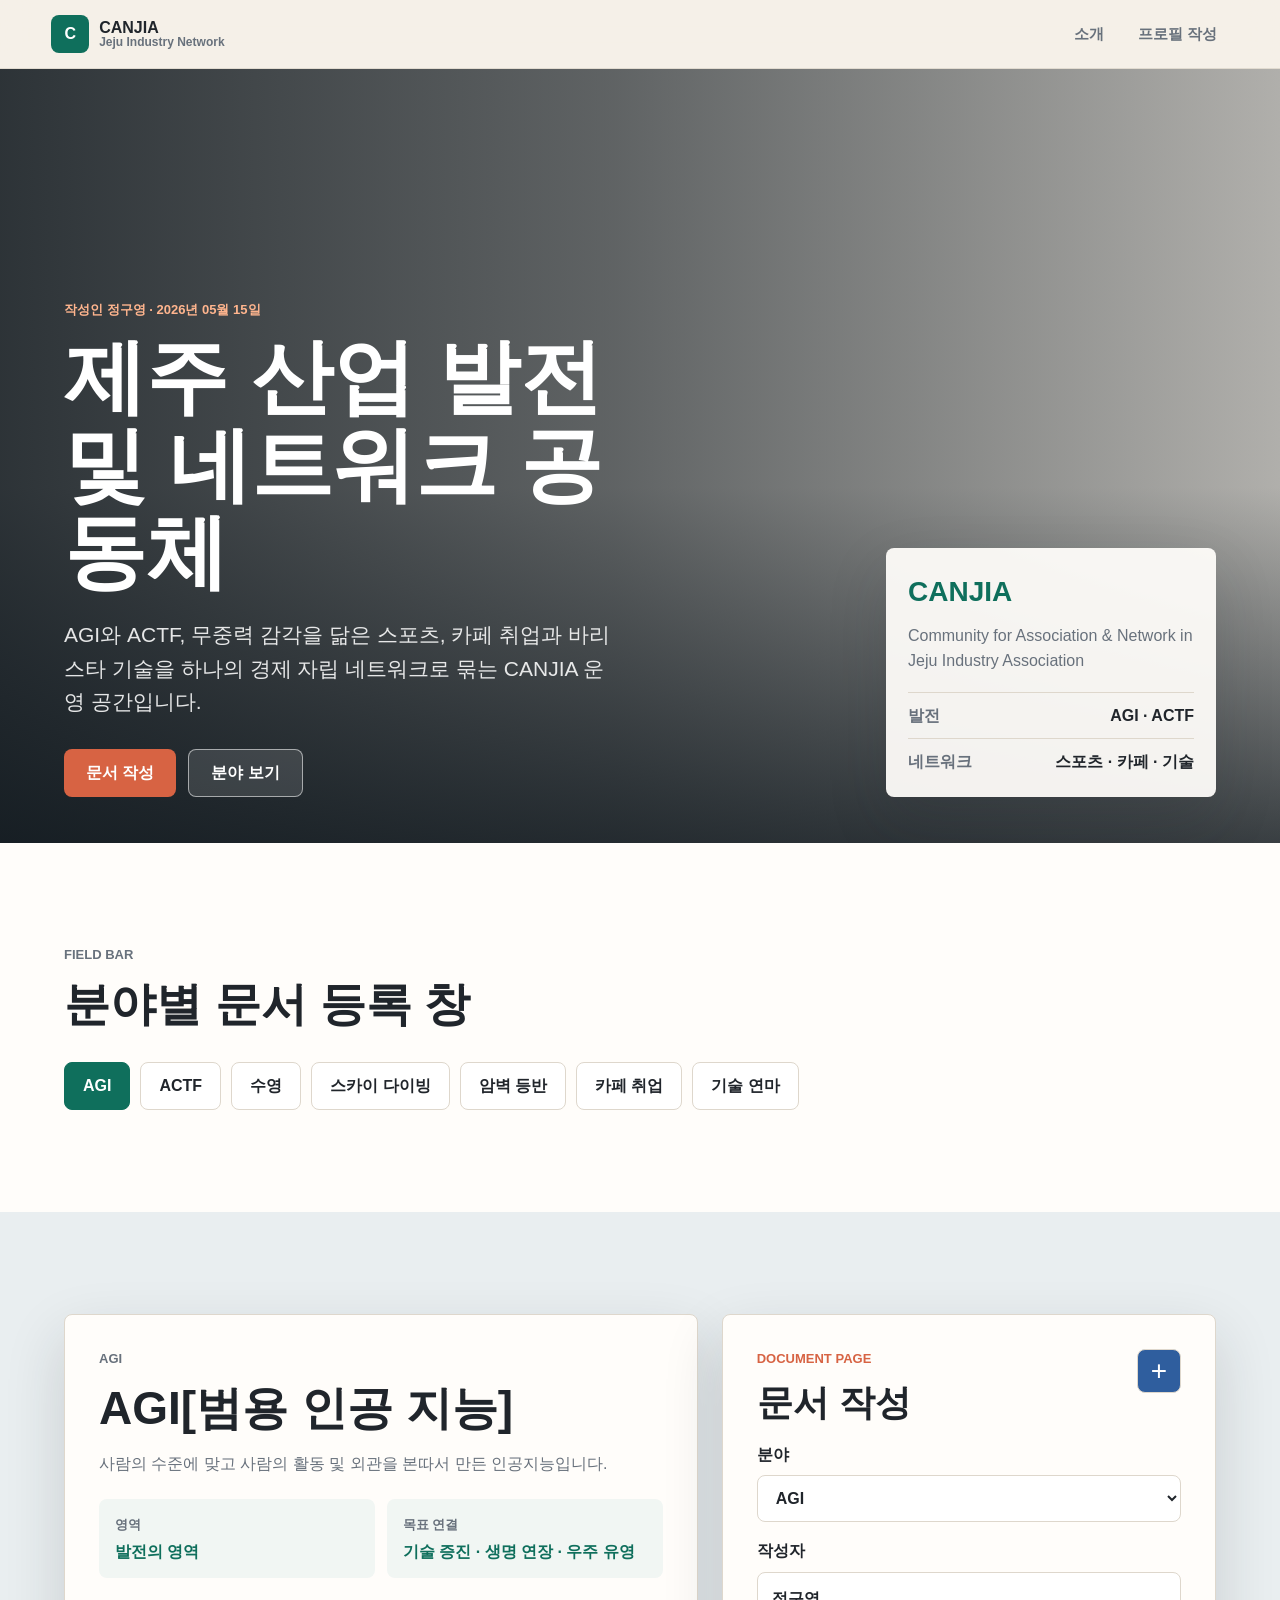
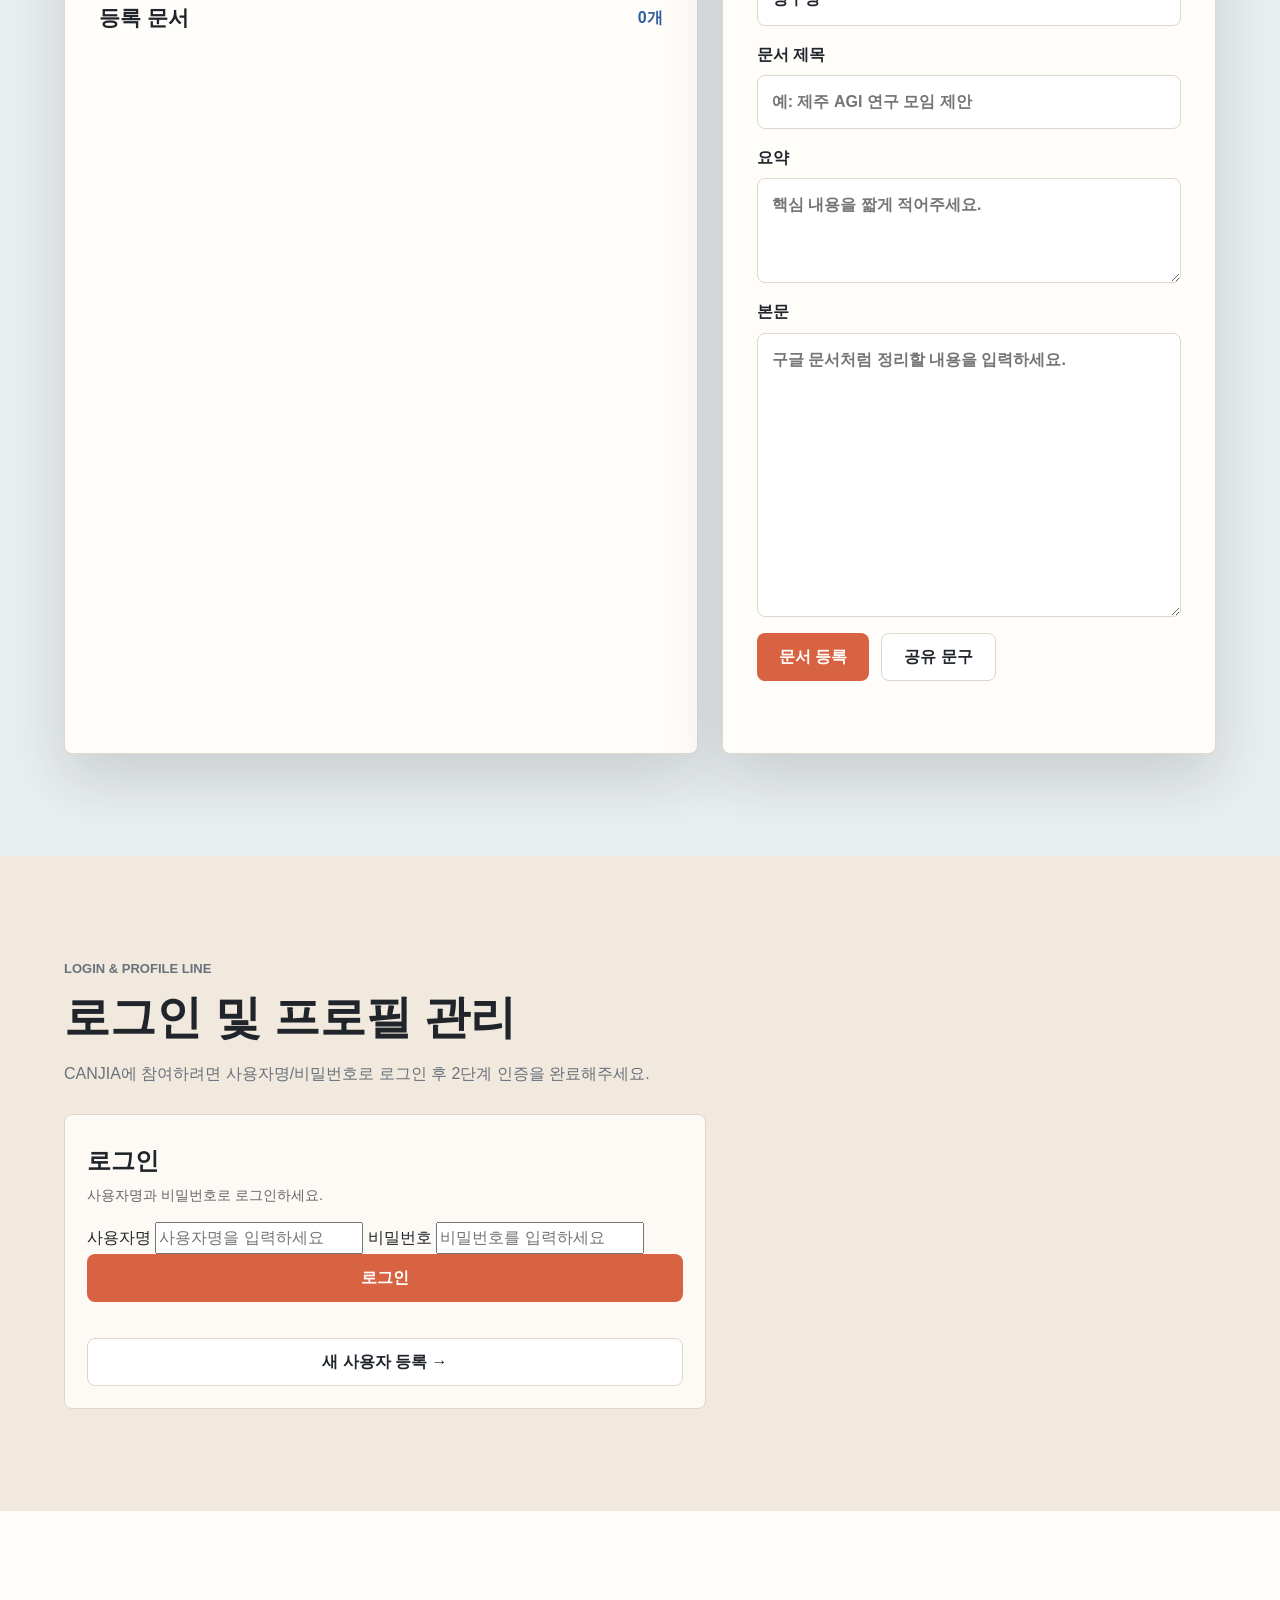
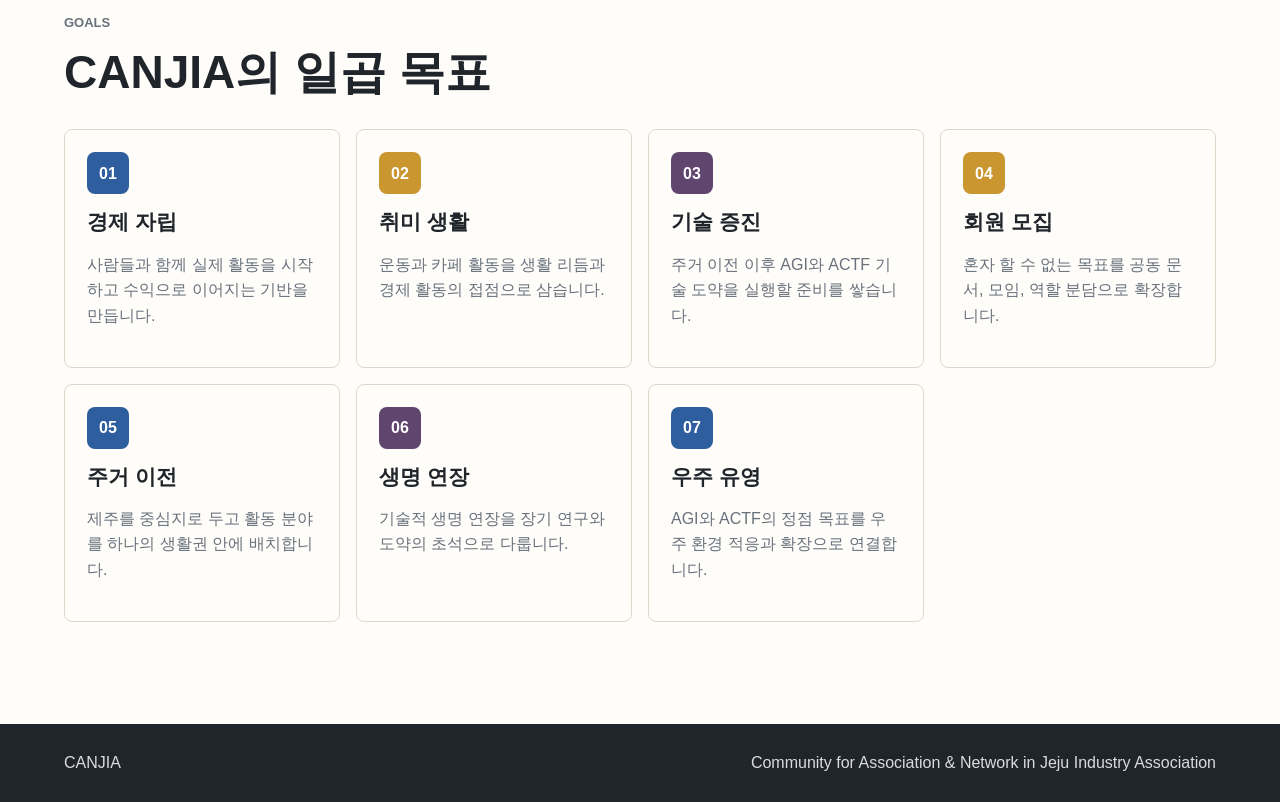
<file: index.html>
<!DOCTYPE html>
<html lang="ko">
<head>
  <meta charset="UTF-8">
  <meta name="viewport" content="width=device-width, initial-scale=1.0">
  <title>CANJIA | 제주 산업 발전 및 네트워크 공동체</title>
  <link rel="preconnect" href="https://images.unsplash.com">
  <link rel="stylesheet" href="styles.css">
  <script src="script.js" defer></script>
</head>
<body>
  <header class="site-header">
    <a class="brand" href="#top" aria-label="CANJIA 홈">
      <span class="brand-mark">C</span>
      <span class="brand-text">
        <strong>CANJIA</strong>
        <small>Jeju Industry Network</small>
      </span>
    </a>
    <nav class="nav" aria-label="주요 메뉴">
      <a href="#about">소개</a>
      <a href="#profile">프로필 작성</a>
    </nav>
  </header>

  <main id="top">
    <section id="about" class="hero" aria-labelledby="hero-title">
      <div class="hero-media" aria-hidden="true"></div>
      <div class="hero-overlay"></div>
      <div class="hero-content">
        <p class="eyebrow">작성인 정구영 · 2026년 05월 15일</p>
        <h1 id="hero-title">제주 산업 발전 및 네트워크 공동체</h1>
        <p class="hero-copy">
          AGI와 ACTF, 무중력 감각을 닮은 스포츠, 카페 취업과 바리스타 기술을 하나의 경제 자립 네트워크로 묶는 CANJIA 운영 공간입니다.
        </p>
        <div class="hero-actions">
          <a class="button primary" href="#documents">문서 작성</a>
          <a class="button secondary" href="#fields">분야 보기</a>
        </div>
      </div>
      <aside class="hero-panel" aria-label="CANJIA 정의">
        <strong>CANJIA</strong>
        <p>Community for Association &amp; Network in Jeju Industry Association</p>
        <dl>
          <div>
            <dt>발전</dt>
            <dd>AGI · ACTF</dd>
          </div>
          <div>
            <dt>네트워크</dt>
            <dd>스포츠 · 카페 · 기술</dd>
          </div>
        </dl>
      </aside>
    </section>

    <section id="fields" class="field-band band" aria-labelledby="fields-title">
      <div class="section-head">
        <p class="eyebrow">Field Bar</p>
        <h2 id="fields-title">분야별 문서 등록 창</h2>
      </div>
      <div class="field-tabs" role="tablist" aria-label="CANJIA 분야">
        <button class="field-tab active" type="button" data-field-target="agi">AGI</button>
        <button class="field-tab" type="button" data-field-target="actf">ACTF</button>
        <button class="field-tab" type="button" data-field-target="swimming">수영</button>
        <button class="field-tab" type="button" data-field-target="skydiving">스카이 다이빙</button>
        <button class="field-tab" type="button" data-field-target="climbing">암벽 등반</button>
        <button class="field-tab" type="button" data-field-target="cafe">카페 취업</button>
        <button class="field-tab" type="button" data-field-target="barista">기술 연마</button>
      </div>
    </section>

    <section id="documents" class="workspace" aria-labelledby="workspace-title">
      <div class="workspace-panel">
        <div class="section-head compact">
          <p id="selected-kicker" class="eyebrow">AGI</p>
          <h2 id="workspace-title">AGI[범용 인공 지능]</h2>
          <p id="selected-description">
            사람의 수준에 맞고 사람의 활동 및 외관을 본따서 만든 인공지능입니다.
          </p>
        </div>
        <div class="field-meta-grid" aria-label="선택 분야 정보">
          <article>
            <span>영역</span>
            <strong id="selected-domain">발전의 영역</strong>
          </article>
          <article>
            <span>목표 연결</span>
            <strong id="selected-goal">기술 증진 · 생명 연장 · 우주 유영</strong>
          </article>
        </div>
        <div class="doc-toolbar">
          <h3>등록 문서</h3>
          <span id="doc-count">0개</span>
        </div>
        <div id="doc-list" class="doc-list" aria-live="polite"></div>
      </div>

      <form id="doc-form" class="doc-editor">
        <div class="editor-top">
          <div>
            <p class="eyebrow">Document Page</p>
            <h2>문서 작성</h2>
          </div>
          <button id="new-doc" class="icon-button" type="button" aria-label="새 문서">+</button>
        </div>
        <label>
          분야
          <select id="doc-field" name="field" required>
            <option value="agi">AGI</option>
            <option value="actf">ACTF</option>
            <option value="swimming">수영</option>
            <option value="skydiving">스카이 다이빙</option>
            <option value="climbing">암벽 등반</option>
            <option value="cafe">카페 취업</option>
            <option value="barista">기술 연마</option>
          </select>
        </label>
        <label>
          작성자
          <input id="doc-author" name="author" type="text" value="정구영" required>
        </label>
        <label>
          문서 제목
          <input id="doc-title" name="title" type="text" placeholder="예: 제주 AGI 연구 모임 제안" required>
        </label>
        <label>
          요약
          <textarea id="doc-summary" name="summary" rows="3" placeholder="핵심 내용을 짧게 적어주세요."></textarea>
        </label>
        <label>
          본문
          <textarea id="doc-body" name="body" rows="10" placeholder="구글 문서처럼 정리할 내용을 입력하세요."></textarea>
        </label>
        <div class="editor-actions">
          <button class="button primary" type="submit">문서 등록</button>
          <button id="share-doc" class="button neutral" type="button">공유 문구</button>
        </div>
        <p id="doc-note" class="doc-note" role="status" aria-live="polite"></p>
      </form>
    </section>

    <section id="profile" class="profile band" aria-labelledby="profile-title">
      <div class="profile-copy">
        <p class="eyebrow">Login &amp; Profile Line</p>
        <h2 id="profile-title">로그인 및 프로필 관리</h2>
        <p>
          CANJIA에 참여하려면 사용자명/비밀번호로 로그인 후 2단계 인증을 완료해주세요.
        </p>

        <!-- 인증 박스 -->
        <div id="login-section" class="auth-box">

          <!-- 1단계 로그인 섹션 -->
          <div id="signin-section">
            <h3>로그인</h3>
            <p style="font-size: 0.9em; color: #666; margin-bottom: 1em;">
              사용자명과 비밀번호로 로그인하세요.
            </p>
            <form id="login-form" class="simple-form">
              <label>
                사용자명
                <input type="text" id="login-username" name="username" placeholder="사용자명을 입력하세요" required>
              </label>
              <label>
                비밀번호
                <input type="password" id="login-password" name="password" placeholder="비밀번호를 입력하세요" required>
              </label>
              <button type="submit" class="button primary" style="width: 100%;">로그인</button>
              <p id="login-message" class="form-note" role="status" aria-live="polite"></p>
            </form>
            <button id="show-register-btn" class="button neutral" style="margin-top: 12px; width: 100%;">새 사용자 등록 →</button>
          </div>

          <!-- 사용자 등록 섹션 -->
          <div id="register-section" style="display: none;">
            <h3>회원 가입</h3>
            <p style="font-size: 0.9em; color: #666; margin-bottom: 1em;">
              사용자명과 비밀번호를 설정하고 Authenticator 앱을 연결하세요.
            </p>
            <form id="register-form" class="simple-form">
              <label>
                사용자명
                <input type="text" id="register-username" name="username" placeholder="사용자명을 입력하세요" required>
              </label>
              <label>
                비밀번호
                <input type="password" id="register-password" name="password" placeholder="비밀번호 (최소 6자)" minlength="6" required>
              </label>
              <button type="submit" class="button primary" style="width: 100%;">등록하기</button>
              <p id="register-message" class="form-note" role="status" aria-live="polite"></p>
            </form>

            <!-- QR 코드 표시 영역 -->
            <div id="qr-section" style="display: none; margin-top: 1em; text-align: center;">
              <p style="font-size: 0.9em; color: #27ae60; font-weight: bold; margin-bottom: 0.5em;">
                ✅ 등록 완료! 아래 QR 코드를 Authenticator 앱으로 스캔하세요.
              </p>
              <img id="qr-code" style="max-width: 200px; margin: 10px auto; display: block;" alt="QR Code">
              <p style="font-size: 0.8em; color: #999; margin-top: 10px;">
                또는 수동으로 비밀키를 입력하세요:
              </p>
              <code id="secret-key" style="display: block; background: #f5f5f5; padding: 8px; border-radius: 4px; margin: 10px auto; max-width: 240px; word-break: break-all; font-size: 13px;"></code>
              <button id="show-login-btn" class="button primary" style="margin-top: 14px; width: 100%;">로그인 화면으로 이동 →</button>
            </div>

            <button id="back-to-login-btn" class="button neutral" style="margin-top: 10px; width: 100%;">← 로그인으로 돌아가기</button>
          </div>

          <!-- 2단계 인증 섹션 -->
          <div id="twofa-section" style="display: none;">
            <h3>2단계 인증</h3>
            <p style="font-size: 0.9em; color: #666; margin-bottom: 1em;">
              Authenticator 앱에서 생성된 6자리 코드를 입력하세요.
            </p>
            <form id="twofa-form" class="simple-form">
              <label>
                인증 코드
                <input type="text" id="totp-code" name="code" placeholder="6자리 인증 코드" maxlength="6" pattern="[0-9]{6}" required>
              </label>
              <button type="submit" class="button primary" style="width: 100%;">인증</button>
              <p id="twofa-message" class="form-note" role="status" aria-live="polite"></p>
            </form>
            <button id="cancel-login-btn" class="button neutral" style="margin-top: 10px; width: 100%;">← 취소</button>
          </div>
        </div>

        <!-- 로그인 후 프로필 섹션 -->
        <div id="profile-info" class="auth-box" style="display: none;">
          <p id="user-greeting" style="text-align: center; font-size: 1.1em; margin-bottom: 1em;">
            <strong id="current-user"></strong>님, 로그인되었습니다.
          </p>
          <button id="logout-button" class="button neutral" type="button" style="display: block; margin: 0 auto; width: 100%;">로그아웃</button>
        </div>
      </div>

      <form class="join-form" id="profile-form" style="display: none;">
        <div class="form-header">
          <h3>프로필 작성</h3>
          <p>아래 정보를 입력하고 CANJIA 커뮤니티에 참여하세요.</p>
        </div>
        <label>
          이름
          <input type="text" name="name" placeholder="정구영" required>
        </label>
        <label>
          관심 분야
          <select name="interest" required>
            <option value="">선택하기</option>
            <option>AGI</option>
            <option>ACTF</option>
            <option>수영</option>
            <option>스카이 다이빙</option>
            <option>암벽 등반</option>
            <option>카페 취업</option>
            <option>기술 연마</option>
          </select>
        </label>
        <label>
          제주 활동 계획
          <textarea name="message" rows="5" placeholder="경제 자립, 취미 생활, 주거 이전, 회원 모집 계획을 적어주세요."></textarea>
        </label>
        <button type="submit" class="button primary">프로필 저장</button>
        <p class="form-note" role="status" aria-live="polite"></p>
      </form>
    </section>

    <section class="goals" aria-labelledby="goals-title">
      <div class="section-head">
        <p class="eyebrow">Goals</p>
        <h2 id="goals-title">CANJIA의 일곱 목표</h2>
      </div>
      <div class="goal-grid">
        <article>
          <span>01</span>
          <h3>경제 자립</h3>
          <p>사람들과 함께 실제 활동을 시작하고 수익으로 이어지는 기반을 만듭니다.</p>
        </article>
        <article>
          <span>02</span>
          <h3>취미 생활</h3>
          <p>운동과 카페 활동을 생활 리듬과 경제 활동의 접점으로 삼습니다.</p>
        </article>
        <article>
          <span>03</span>
          <h3>기술 증진</h3>
          <p>주거 이전 이후 AGI와 ACTF 기술 도약을 실행할 준비를 쌓습니다.</p>
        </article>
        <article>
          <span>04</span>
          <h3>회원 모집</h3>
          <p>혼자 할 수 없는 목표를 공동 문서, 모임, 역할 분담으로 확장합니다.</p>
        </article>
        <article>
          <span>05</span>
          <h3>주거 이전</h3>
          <p>제주를 중심지로 두고 활동 분야를 하나의 생활권 안에 배치합니다.</p>
        </article>
        <article>
          <span>06</span>
          <h3>생명 연장</h3>
          <p>기술적 생명 연장을 장기 연구와 도약의 초석으로 다룹니다.</p>
        </article>
        <article>
          <span>07</span>
          <h3>우주 유영</h3>
          <p>AGI와 ACTF의 정점 목표를 우주 환경 적응과 확장으로 연결합니다.</p>
        </article>
      </div>
    </section>
  </main>

  <footer class="site-footer">
    <span>CANJIA</span>
    <span>Community for Association &amp; Network in Jeju Industry Association</span>
  </footer>
</body>
</html>
</file>
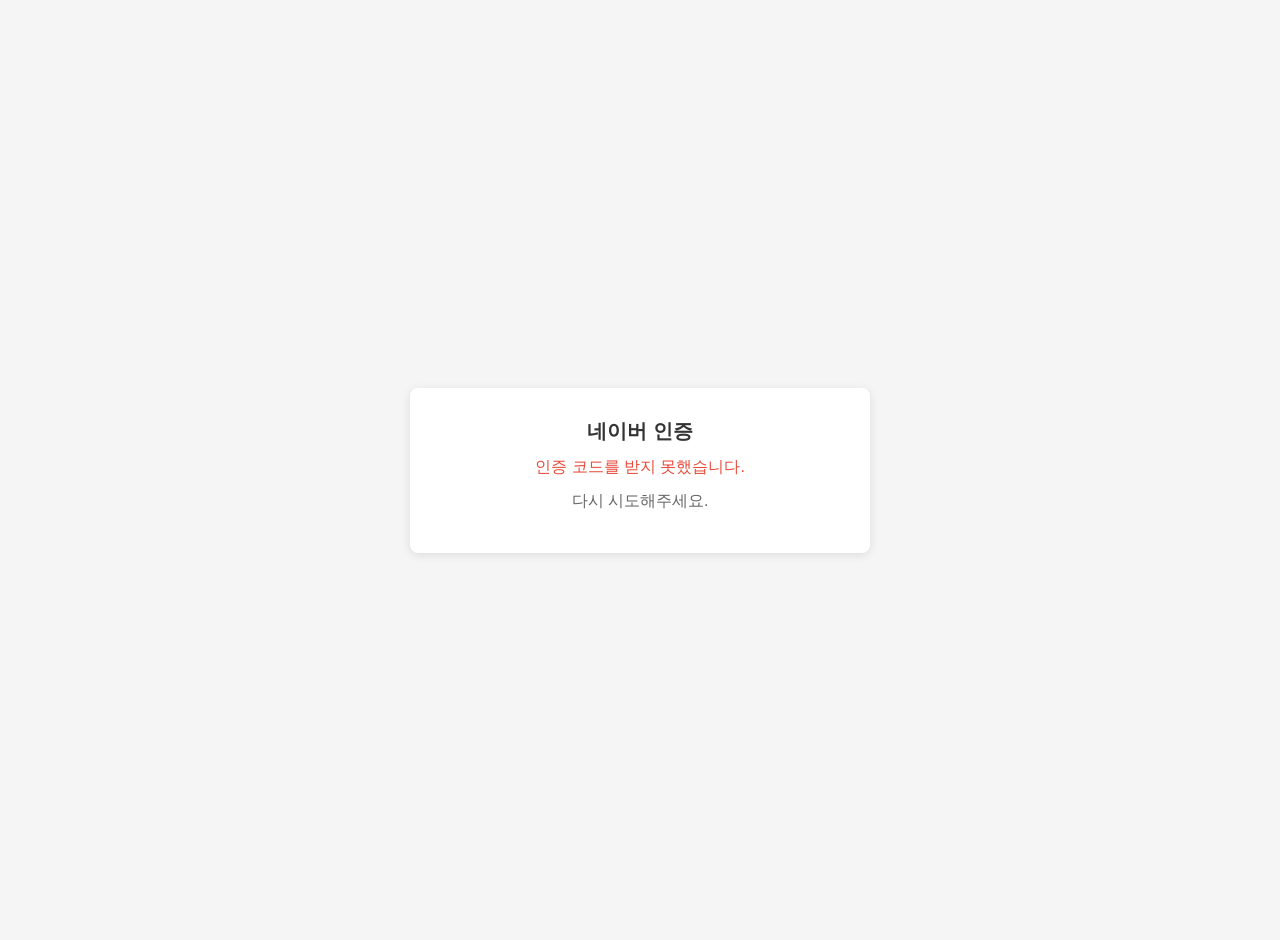
<file: naver-callback.html>
<!DOCTYPE html>
<html>
<head>
    <meta charset="utf-8">
    <title>Naver Callback</title>
    <style>
        body {
            font-family: -apple-system, BlinkMacSystemFont, 'Segoe UI', Roboto, sans-serif;
            display: flex;
            flex-direction: column;
            align-items: center;
            justify-content: center;
            min-height: 100vh;
            margin: 0;
            padding: 20px;
            background: #f5f5f5;
        }
        .container {
            background: white;
            padding: 30px;
            border-radius: 8px;
            box-shadow: 0 2px 10px rgba(0,0,0,0.1);
            max-width: 400px;
            width: 100%;
            text-align: center;
        }
        h1 {
            margin: 0 0 10px 0;
            font-size: 20px;
            color: #333;
        }
        p {
            margin: 10px 0;
            color: #666;
            line-height: 1.5;
        }
        .code-box {
            background: #f8f9fa;
            border: 2px solid #03C75A;
            border-radius: 4px;
            padding: 15px;
            margin: 15px 0;
            font-family: 'Courier New', monospace;
            font-size: 16px;
            font-weight: bold;
            color: #333;
            word-break: break-all;
        }
        .copy-btn {
            background: #03C75A;
            color: white;
            border: none;
            padding: 10px 20px;
            border-radius: 4px;
            cursor: pointer;
            font-size: 14px;
            margin-top: 10px;
        }
        .copy-btn:hover {
            background: #02a34a;
        }
        .error {
            color: #e74c3c;
        }
        .success {
            color: #27ae60;
        }
    </style>
</head>
<body>
    <div class="container">
        <h1>네이버 인증</h1>
        <div id="status">
            <p>인증 처리 중...</p>
        </div>
    </div>
    <script>
        // Extract authorization code from URL query parameters
        const urlParams = new URLSearchParams(window.location.search);
        const code = urlParams.get('code');
        const error = urlParams.get('error');
        const errorDescription = urlParams.get('error_description');
        const state = urlParams.get('state');
        
        const statusDiv = document.getElementById('status');
        
        if (error) {
            // Auth failed
            statusDiv.innerHTML = `
                <p class="error">인증 실패</p>
                <p>${errorDescription || error}</p>
            `;
            if (window.opener) {
                window.opener.postMessage({
                    type: 'NAVER_LOGIN_ERROR',
                    error: error,
                    error_description: errorDescription
                }, window.location.origin);
            }
            setTimeout(() => window.close(), 3000);
        } else if (code) {
            // Authorization Code Flow: Show the code to user
            statusDiv.innerHTML = `
                <p class="success">인증 코드가 생성되었습니다!</p>
                <p>아래 코드를 복사해서 원래 창의 인증 코드 입력란에 붙여넣으세요.</p>
                <div class="code-box" id="auth-code">${code}</div>
                <button class="copy-btn" onclick="copyCode()">코드 복사</button>
                <p style="font-size: 12px; margin-top: 15px;">이 창은 닫으셔도 됩니다.</p>
            `;
            
            // Also send to opener if it's listening (for future use)
            if (window.opener) {
                window.opener.postMessage({
                    type: 'NAVER_AUTH_CODE',
                    code: code,
                    state: state
                }, window.location.origin);
            }
        } else {
            statusDiv.innerHTML = `
                <p class="error">인증 코드를 받지 못했습니다.</p>
                <p>다시 시도해주세요.</p>
            `;
            if (window.opener) {
                window.opener.postMessage({
                    type: 'NAVER_LOGIN_ERROR',
                    error: 'No authorization code received'
                }, window.location.origin);
            }
            setTimeout(() => window.close(), 3000);
        }
        
        function copyCode() {
            const codeText = document.getElementById('auth-code').textContent;
            navigator.clipboard.writeText(codeText).then(() => {
                const btn = document.querySelector('.copy-btn');
                btn.textContent = '복사 완료!';
                setTimeout(() => {
                    btn.textContent = '코드 복사';
                }, 2000);
            }).catch(err => {
                alert('복사 실패: 수동으로 복사해주세요.');
            });
        }
    </script>
</body>
</html>
</file>
<file: styles.css>
:root {
  --ink: #20252b;
  --muted: #68717c;
  --paper: #f5f0e8;
  --surface: #fffdfa;
  --line: #ded7cc;
  --green: #0f6f5c;
  --blue: #2f5e9e;
  --coral: #d76343;
  --gold: #c9962f;
  --plum: #60456f;
  --naver: #03a94d;
  --shadow: 0 24px 60px rgba(32, 37, 43, 0.16);
}

* {
  box-sizing: border-box;
}

html {
  scroll-behavior: smooth;
}

body {
  margin: 0;
  color: var(--ink);
  font-family: "Segoe UI", "Pretendard", "Apple SD Gothic Neo", Arial, sans-serif;
  background: var(--paper);
  line-height: 1.6;
}

a,
button,
input,
select,
textarea {
  font: inherit;
}

a {
  color: inherit;
  text-decoration: none;
}

button {
  cursor: pointer;
}

.site-header {
  position: sticky;
  top: 0;
  z-index: 20;
  display: flex;
  align-items: center;
  justify-content: space-between;
  gap: 24px;
  padding: 14px clamp(18px, 4vw, 56px);
  background: rgba(245, 240, 232, 0.92);
  border-bottom: 1px solid rgba(222, 215, 204, 0.85);
  backdrop-filter: blur(16px);
}

.brand,
.nav {
  display: flex;
  align-items: center;
}

.brand {
  gap: 10px;
  min-width: max-content;
  font-weight: 900;
}

.brand-mark {
  display: grid;
  width: 38px;
  height: 38px;
  place-items: center;
  color: white;
  background: var(--green);
  border-radius: 8px;
  font-weight: 900;
}

.brand-text {
  display: grid;
  line-height: 1.1;
}

.brand-text small {
  color: var(--muted);
  font-size: 12px;
  font-weight: 800;
}

.nav {
  flex-wrap: wrap;
  justify-content: flex-end;
  gap: 10px;
  color: var(--muted);
  font-size: 15px;
  font-weight: 800;
}

.nav a,
.nav-auth {
  min-height: 38px;
  padding: 8px 12px;
  border-radius: 8px;
}

.nav a:hover {
  color: var(--green);
}

.nav-auth {
  border: 1px solid var(--line);
  color: var(--ink);
  background: rgba(255, 253, 250, 0.72);
  font-weight: 900;
}

.nav-auth:hover {
  border-color: rgba(15, 111, 92, 0.45);
}

.hero {
  position: relative;
  min-height: 86vh;
  display: grid;
  align-items: end;
  padding: clamp(96px, 14vw, 150px) clamp(20px, 5vw, 72px) 46px;
  overflow: hidden;
  color: white;
}

.hero-media,
.hero-overlay {
  position: absolute;
  inset: 0;
}

.hero-media {
  background-image: url("https://images.unsplash.com/photo-1500530855697-b586d89ba3ee?auto=format&fit=crop&w=1800&q=86");
  background-position: center;
  background-size: cover;
  transform: scale(1.02);
}

.hero-overlay {
  background:
    linear-gradient(90deg, rgba(15, 23, 29, 0.86) 0%, rgba(15, 23, 29, 0.62) 48%, rgba(15, 23, 29, 0.24) 100%),
    linear-gradient(0deg, rgba(15, 23, 29, 0.76), rgba(15, 23, 29, 0.08) 46%);
}

.hero-content {
  position: relative;
  z-index: 1;
  width: min(780px, 100%);
  padding-right: min(18vw, 280px);
}

.eyebrow {
  margin: 0 0 12px;
  color: var(--coral);
  font-size: 13px;
  font-weight: 900;
  letter-spacing: 0;
  text-transform: uppercase;
}

.hero .eyebrow {
  color: #ffb58e;
}

h1,
h2,
h3,
p {
  overflow-wrap: break-word;
}

h1 {
  max-width: 780px;
  margin: 0;
  font-size: clamp(40px, 7vw, 82px);
  line-height: 1.07;
  letter-spacing: 0;
}

h2 {
  margin: 0;
  font-size: clamp(27px, 4vw, 46px);
  line-height: 1.16;
  letter-spacing: 0;
}

h3 {
  margin: 14px 0 8px;
  font-size: 21px;
  line-height: 1.3;
}

.hero-copy {
  max-width: 660px;
  margin: 22px 0 0;
  color: rgba(255, 255, 255, 0.88);
  font-size: clamp(17px, 2vw, 21px);
}

.hero-actions,
.editor-actions,
.auth-actions {
  display: flex;
  flex-wrap: wrap;
  gap: 12px;
}

.hero-actions {
  margin-top: 30px;
}

.button,
.join-form button {
  display: inline-flex;
  align-items: center;
  justify-content: center;
  min-height: 48px;
  padding: 0 22px;
  border: 0;
  border-radius: 8px;
  font-weight: 900;
}

.button.primary,
.join-form button {
  color: white;
  background: var(--coral);
}

.button.secondary {
  color: white;
  border: 1px solid rgba(255, 255, 255, 0.55);
  background: rgba(255, 255, 255, 0.12);
}

.button.neutral {
  color: var(--ink);
  border: 1px solid var(--line);
  background: white;
}

.hero-panel {
  position: absolute;
  right: clamp(20px, 5vw, 72px);
  bottom: 46px;
  z-index: 1;
  width: min(330px, calc(100% - 40px));
  padding: 22px;
  background: rgba(255, 253, 250, 0.94);
  color: var(--ink);
  border-radius: 8px;
  box-shadow: var(--shadow);
}

.hero-panel strong {
  display: block;
  color: var(--green);
  font-size: 28px;
}

.hero-panel p {
  margin: 8px 0 18px;
  color: var(--muted);
}

.hero-panel dl {
  display: grid;
  gap: 10px;
  margin: 0;
}

.hero-panel dl div {
  display: flex;
  justify-content: space-between;
  gap: 14px;
  padding-top: 10px;
  border-top: 1px solid var(--line);
}

.hero-panel dt {
  color: var(--muted);
  font-weight: 800;
}

.hero-panel dd {
  margin: 0;
  font-weight: 900;
  text-align: right;
}

.band,
.goals {
  padding: clamp(60px, 8vw, 104px) clamp(20px, 5vw, 72px);
}

.section-head {
  width: min(860px, 100%);
  margin-bottom: 30px;
}

.section-head.compact {
  margin-bottom: 22px;
}

.section-head p,
.profile-copy p,
.doc-note,
.form-note {
  color: var(--muted);
}

.field-band {
  background: var(--surface);
}

.field-tabs {
  display: flex;
  flex-wrap: wrap;
  gap: 10px;
}

.field-tab {
  min-height: 48px;
  padding: 0 18px;
  border: 1px solid var(--line);
  border-radius: 8px;
  color: var(--ink);
  background: white;
  font-weight: 900;
}

.field-tab:hover,
.field-tab.active {
  color: white;
  border-color: var(--green);
  background: var(--green);
}

.workspace {
  display: grid;
  grid-template-columns: minmax(0, 1fr) minmax(340px, 0.78fr);
  gap: 24px;
  padding: clamp(60px, 8vw, 104px) clamp(20px, 5vw, 72px);
  background: #e9eef0;
}

.workspace-panel,
.doc-editor,
.auth-box,
.join-form,
.goal-grid article {
  border: 1px solid var(--line);
  border-radius: 8px;
  background: var(--surface);
}

.workspace-panel,
.doc-editor {
  padding: clamp(22px, 3vw, 34px);
  box-shadow: var(--shadow);
}

.field-meta-grid {
  display: grid;
  grid-template-columns: repeat(2, minmax(0, 1fr));
  gap: 12px;
  margin-bottom: 26px;
}

.field-meta-grid article {
  padding: 16px;
  border-radius: 8px;
  background: #f1f6f3;
}

.field-meta-grid span {
  display: block;
  color: var(--muted);
  font-size: 13px;
  font-weight: 900;
}

.field-meta-grid strong {
  display: block;
  margin-top: 5px;
  color: var(--green);
  line-height: 1.35;
}

.doc-toolbar {
  display: flex;
  align-items: center;
  justify-content: space-between;
  gap: 12px;
  margin-bottom: 14px;
}

.doc-toolbar h3 {
  margin: 0;
}

#doc-count {
  color: var(--blue);
  font-weight: 900;
}

.doc-list {
  display: grid;
  gap: 12px;
}

.doc-card {
  width: 100%;
  padding: 18px;
  border: 1px solid var(--line);
  border-radius: 8px;
  background: white;
  text-align: left;
}

.doc-card:hover,
.doc-card.active {
  border-color: rgba(47, 94, 158, 0.55);
  box-shadow: 0 14px 34px rgba(47, 94, 158, 0.12);
}

.doc-card span {
  color: var(--muted);
  font-size: 13px;
  font-weight: 900;
}

.doc-card strong {
  display: block;
  margin-top: 5px;
  font-size: 19px;
}

.doc-card p {
  margin: 8px 0 0;
  color: var(--muted);
}

.empty-state {
  padding: 20px;
  border: 1px dashed #bac4cb;
  border-radius: 8px;
  color: var(--muted);
  background: rgba(255, 255, 255, 0.58);
}

.doc-editor {
  align-self: start;
}

.editor-top {
  display: flex;
  align-items: start;
  justify-content: space-between;
  gap: 16px;
  margin-bottom: 18px;
}

.editor-top h2 {
  font-size: clamp(25px, 3vw, 36px);
}

.icon-button {
  display: grid;
  flex: 0 0 auto;
  width: 44px;
  height: 44px;
  place-items: center;
  border: 1px solid var(--line);
  border-radius: 8px;
  color: white;
  background: var(--blue);
  font-size: 28px;
  line-height: 1;
}

.doc-editor label,
.join-form label {
  display: grid;
  gap: 8px;
  margin-bottom: 16px;
  color: var(--ink);
  font-weight: 800;
}

.doc-editor input,
.doc-editor select,
.doc-editor textarea,
.join-form input,
.join-form select,
.join-form textarea {
  width: 100%;
  border: 1px solid var(--line);
  border-radius: 8px;
  padding: 13px 14px;
  color: var(--ink);
  background: white;
}

.doc-editor textarea,
.join-form textarea {
  resize: vertical;
}

.doc-note,
.form-note,
.auth-status {
  min-height: 24px;
  margin: 14px 0 0;
  color: var(--green);
  font-weight: 800;
}

.profile {
  display: grid;
  grid-template-columns: minmax(0, 0.95fr) minmax(320px, 0.72fr);
  gap: 24px;
  align-items: start;
  background: #f1e9dd;
}

.profile-copy {
  max-width: 700px;
}

.auth-box {
  margin-top: 28px;
  padding: 22px;
  background: rgba(255, 253, 250, 0.88);
}

.auth-label {
  color: var(--plum);
  font-size: 13px;
  font-weight: 900;
}

.auth-box h3 {
  margin: 8px 0 8px;
  font-size: 24px;
}

.auth-box p {
  margin: 0;
}

.auth-actions {
  display: grid;
  grid-template-columns: 1fr;
  margin-top: 18px;
}

.naver-button {
  display: inline-flex;
  align-items: center;
  justify-content: center;
  gap: 10px;
  min-height: 48px;
  padding: 0 16px;
  border: 1px solid var(--naver);
  border-radius: 8px;
  color: white;
  background: var(--naver);
  font-weight: 900;
}

.naver-button.outline {
  color: var(--naver);
  background: white;
}

.naver-button span {
  display: grid;
  width: 24px;
  height: 24px;
  place-items: center;
  color: var(--naver);
  background: white;
  border-radius: 4px;
  font-weight: 900;
}

.naver-button.outline span {
  color: white;
  background: var(--naver);
}

.ms-button {
  display: inline-flex;
  align-items: center;
  justify-content: center;
  gap: 10px;
  min-height: 48px;
  padding: 0 16px;
  border: 1px solid #0078d4;
  border-radius: 8px;
  color: white;
  background: #0078d4;
  font-weight: 600;
  width: 100%;
}

.ms-button:hover:not(:disabled) {
  background: #0066b2;
  border-color: #0066b2;
}

.naver-button:disabled,
.ms-button:disabled,
.nav-auth:disabled {
  opacity: 0.62;
  cursor: not-allowed;
}

#naver_id_login {
  position: absolute;
  width: 1px;
  height: 1px;
  overflow: hidden;
  opacity: 0;
  pointer-events: none;
}

/* 네이버 SDK 로그인 버튼 노출 (naver-start.html) */
body.naver-start-page #naver_id_login {
  position: static;
  width: auto;
  height: auto;
  overflow: visible;
  opacity: 1;
  pointer-events: auto;
  margin-top: 16px;
  display: flex;
  justify-content: center;
}

.join-form {
  padding: 24px;
  box-shadow: var(--shadow);
}

.form-header {
  margin: 0 0 24px 0;
  padding-bottom: 16px;
  border-bottom: 2px solid var(--line);
}

.form-header h3 {
  margin: 0 0 8px 0;
  font-size: 20px;
  color: var(--ink);
}

.form-header p {
  margin: 0;
  color: var(--muted);
  font-size: 14px;
}

.join-form button {
  width: 100%;
  font-size: 16px;
}

.goals {
  background: var(--surface);
}

.goal-grid {
  display: grid;
  grid-template-columns: repeat(4, minmax(0, 1fr));
  gap: 16px;
}

.goal-grid article {
  min-height: 210px;
  padding: 22px;
}

.goal-grid span {
  display: inline-grid;
  width: 42px;
  height: 42px;
  place-items: center;
  color: white;
  background: var(--blue);
  border-radius: 8px;
  font-weight: 900;
}

.goal-grid article:nth-child(2n) span {
  background: var(--gold);
}

.goal-grid article:nth-child(3n) span {
  background: var(--plum);
}

.goal-grid p {
  color: var(--muted);
}

.site-footer {
  display: flex;
  justify-content: space-between;
  gap: 16px;
  padding: 26px clamp(20px, 5vw, 72px);
  color: rgba(255, 255, 255, 0.84);
  background: var(--ink);
}

.callback-page {
  min-height: 100vh;
  display: grid;
  place-items: center;
  padding: 24px;
}

.callback-card {
  width: min(420px, 100%);
  padding: 32px;
  border: 1px solid var(--line);
  border-radius: 8px;
  background: var(--surface);
  box-shadow: var(--shadow);
}

.callback-card h1 {
  margin-top: 18px;
  color: var(--ink);
  font-size: 30px;
}

.callback-card p {
  color: var(--muted);
}

@media (max-width: 1100px) {
  .hero-content {
    padding-right: 0;
  }

  .hero-panel {
    position: relative;
    right: auto;
    bottom: auto;
    margin-top: 32px;
  }

  .workspace,
  .profile,
  .goal-grid {
    grid-template-columns: 1fr 1fr;
  }
}

@media (max-width: 760px) {
  .site-header,
  .site-footer {
    align-items: flex-start;
    flex-direction: column;
  }

  .nav {
    width: 100%;
    justify-content: flex-start;
  }

  .nav a,
  .nav-auth {
    flex: 1 1 auto;
    text-align: center;
  }

  .hero {
    min-height: 760px;
    padding-top: 92px;
  }

  .hero-media {
    background-position: 58% center;
  }

  .button,
  .field-tab,
  .editor-actions .button {
    width: 100%;
  }

  .workspace,
  .profile,
  .goal-grid,
  .field-meta-grid,
  .auth-actions {
    grid-template-columns: 1fr;
  }

  .goal-grid article {
    min-height: auto;
  }
}
</file>
